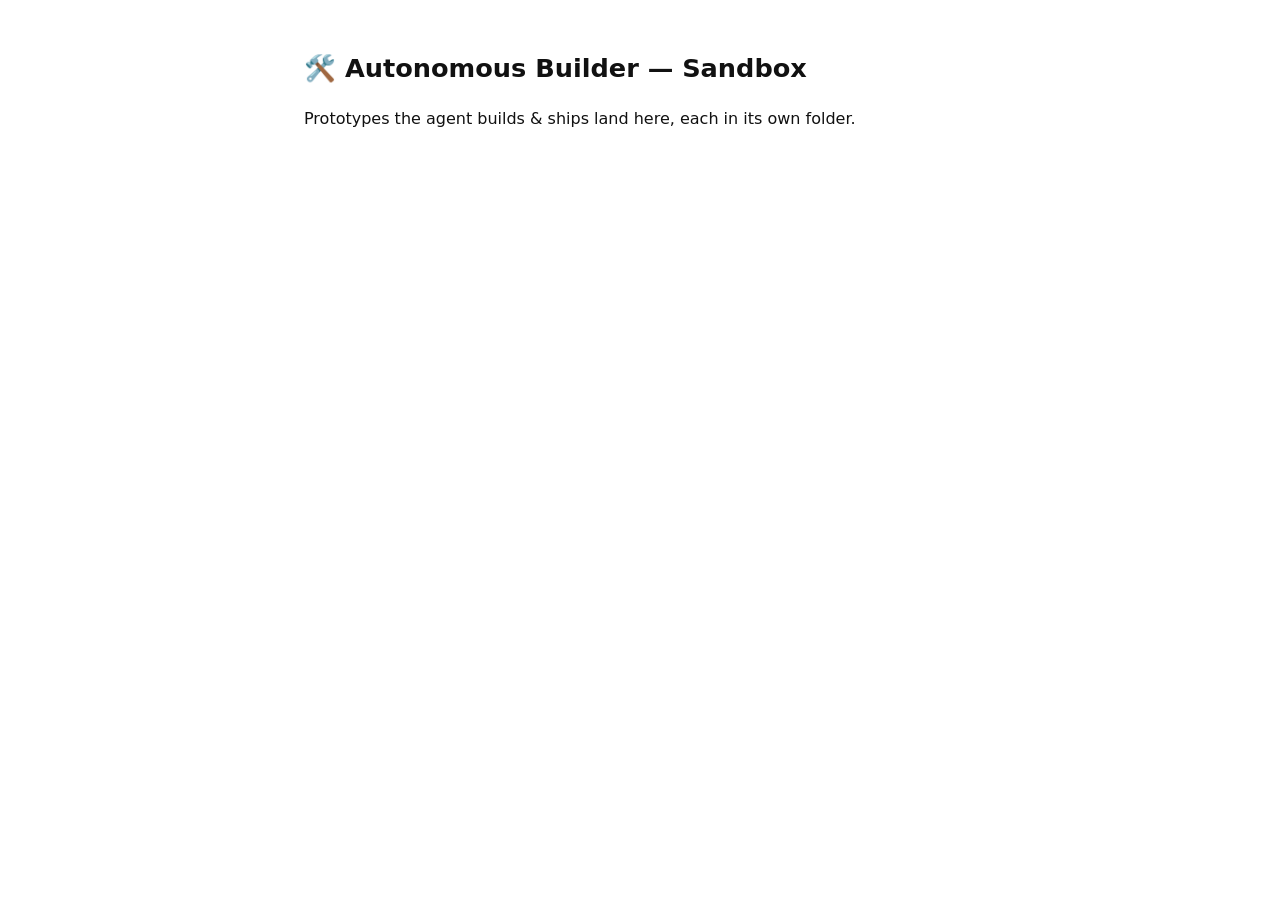
<file: index.html>
<!doctype html><html lang="en"><head><meta charset="utf-8"><meta name="viewport" content="width=device-width,initial-scale=1"><title>Autonomous Builder — Sandbox</title><style>body{font-family:system-ui,-apple-system,sans-serif;margin:3rem auto;max-width:42rem;line-height:1.6;color:#111}h1{font-size:1.6rem}a{color:#2563eb}</style></head><body><h1>🛠️ Autonomous Builder — Sandbox</h1><p>Prototypes the agent builds &amp; ships land here, each in its own folder.</p></body></html>
</file>
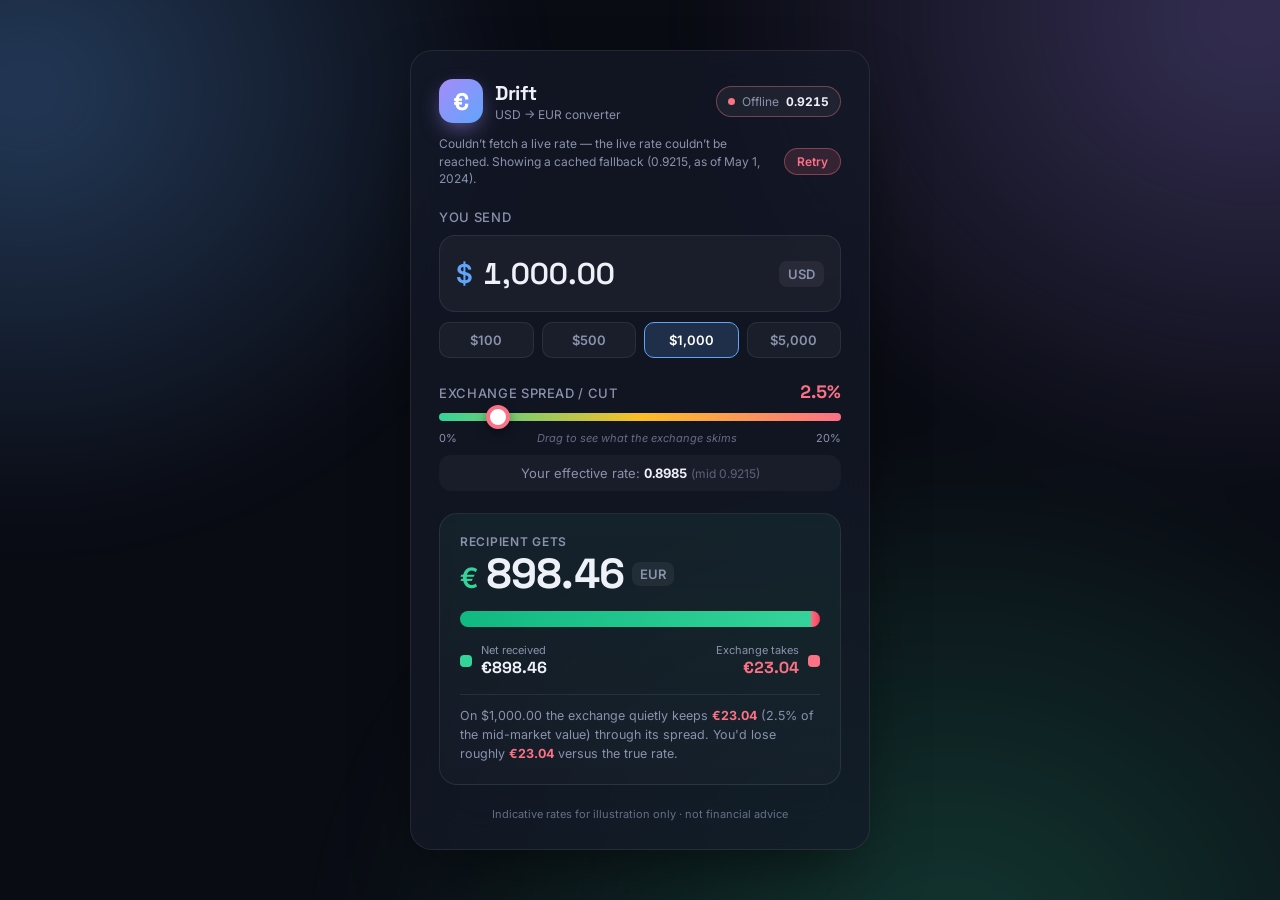
<file: dollar-euro-converter/index.html>
<!DOCTYPE html>
<html lang="en">
<head>
  <meta charset="UTF-8" />
  <meta name="viewport" content="width=device-width, initial-scale=1.0" />
  <title>USD → EUR Converter</title>
  <link rel="preconnect" href="https://fonts.googleapis.com" />
  <link rel="preconnect" href="https://fonts.gstatic.com" crossorigin />
  <link href="https://fonts.googleapis.com/css2?family=Inter:wght@400;500;600;700;800&family=Space+Grotesk:wght@500;600;700&display=swap" rel="stylesheet" />
  <link rel="stylesheet" href="style.css" />
</head>
<body>
  <div class="aurora"></div>

  <main class="card">
    <header class="card__head">
      <div class="brand">
        <span class="brand__mark">€</span>
        <div>
          <h1 class="brand__title">Drift</h1>
          <p class="brand__sub">USD → EUR converter</p>
        </div>
      </div>
      <button type="button" class="rate-chip is-loading" id="rateChip" title="Live mid-market rate from Frankfurter.app — click to refresh">
        <span class="rate-chip__dot"></span>
        <span class="rate-chip__label" id="rateLabel">Loading…</span>
        <strong class="rate-chip__val" id="midRate">—</strong>
      </button>
    </header>

    <!-- Rate source / status -->
    <p class="source" id="source">
      <span class="source__text" id="sourceText">Fetching the latest USD → EUR rate…</span>
      <button type="button" class="source__retry" id="retryBtn" hidden>Retry</button>
    </p>

    <!-- Amount input -->
    <section class="field">
      <label class="field__label" for="usdInput">You send</label>
      <div class="amount">
        <span class="amount__cur amount__cur--usd">$</span>
        <input
          id="usdInput"
          class="amount__input"
          type="text"
          inputmode="decimal"
          value="1,000.00"
          autocomplete="off"
          spellcheck="false"
        />
        <span class="amount__code">USD</span>
      </div>
      <div class="quick-amounts" id="quickAmounts">
        <button type="button" data-amt="100">$100</button>
        <button type="button" data-amt="500">$500</button>
        <button type="button" data-amt="1000">$1,000</button>
        <button type="button" data-amt="5000">$5,000</button>
      </div>
    </section>

    <!-- Spread slider -->
    <section class="field">
      <div class="slider__top">
        <label class="field__label" for="spread">Exchange spread / cut</label>
        <span class="slider__value" id="spreadValue">2.5%</span>
      </div>
      <input id="spread" class="slider" type="range" min="0" max="20" step="0.1" value="2.5" />
      <div class="slider__scale">
        <span>0%</span>
        <span class="slider__hint">Drag to see what the exchange skims</span>
        <span>20%</span>
      </div>
      <div class="slider__rate">
        Your effective rate: <strong id="effRate">—</strong>
        <span class="slider__rate-mid">(mid <span id="effMid">—</span>)</span>
      </div>
    </section>

    <!-- Result -->
    <section class="result">
      <div class="result__main">
        <span class="result__label">Recipient gets</span>
        <div class="result__eur">
          <span class="result__cur">€</span>
          <span class="result__amount" id="eurOut">—</span>
          <span class="result__code">EUR</span>
        </div>
      </div>

      <!-- Net vs fee bar -->
      <div class="bar" aria-hidden="true">
        <div class="bar__net" id="barNet"></div>
        <div class="bar__fee" id="barFee"></div>
      </div>
      <div class="bar__legend">
        <div class="legend__item">
          <span class="legend__swatch legend__swatch--net"></span>
          <div>
            <span class="legend__name">Net received</span>
            <strong class="legend__val" id="netVal">€—</strong>
          </div>
        </div>
        <div class="legend__item legend__item--right">
          <span class="legend__swatch legend__swatch--fee"></span>
          <div>
            <span class="legend__name">Exchange takes</span>
            <strong class="legend__val legend__val--fee" id="feeVal">€—</strong>
          </div>
        </div>
      </div>

      <p class="result__note" id="feeNote">—</p>
    </section>

    <footer class="card__foot">
      Indicative rates for illustration only · not financial advice
    </footer>
  </main>

  <script src="script.js"></script>
</body>
</html>
</file>
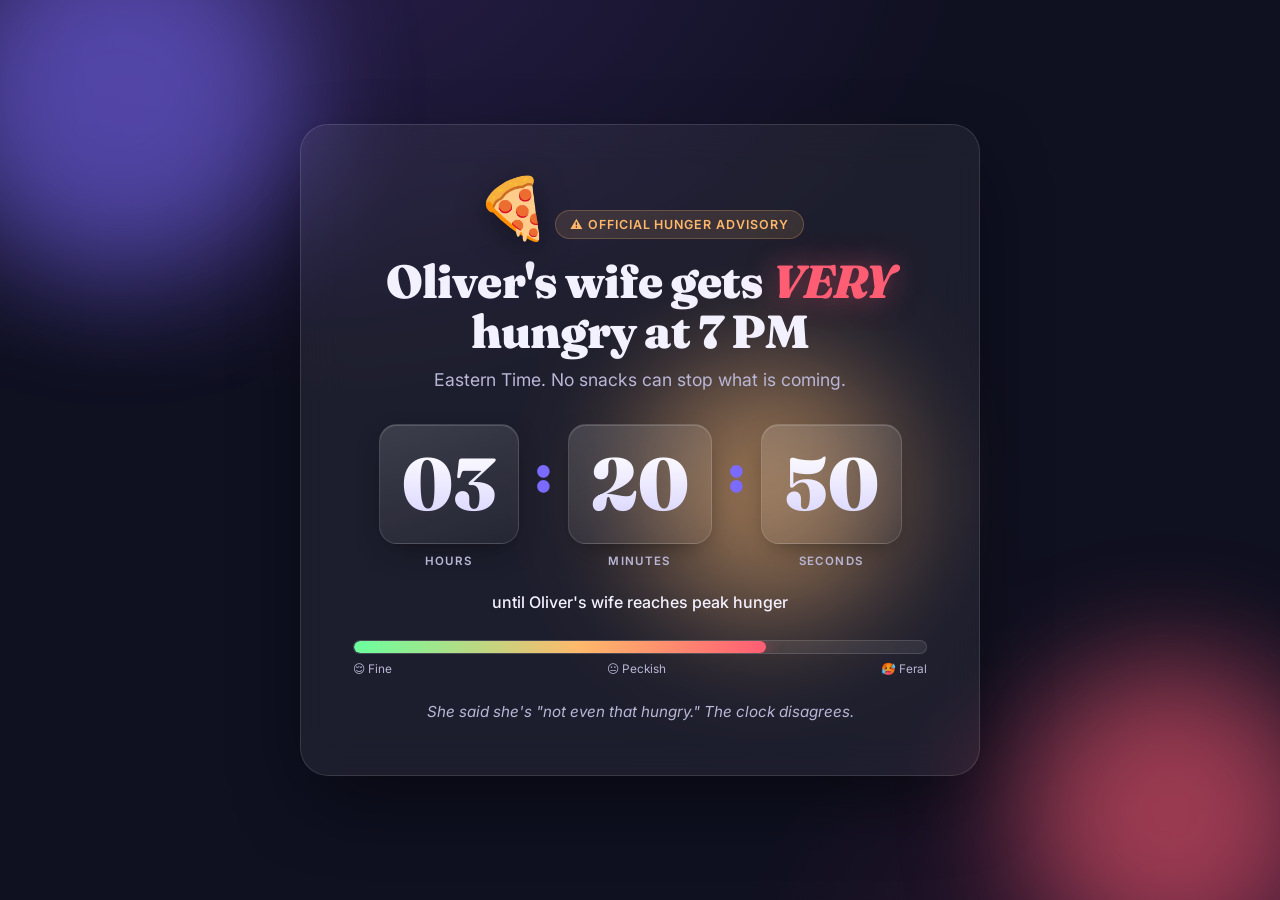
<file: hungry-at-7/index.html>
<!DOCTYPE html>
<html lang="en">
<head>
  <meta charset="UTF-8" />
  <meta name="viewport" content="width=device-width, initial-scale=1.0" />
  <title>The Great Hunger Countdown 🍽️</title>
  <meta name="description" content="A very serious countdown to 7:00 PM Eastern, when Oliver's wife becomes dangerously hungry." />
  <link rel="preconnect" href="https://fonts.googleapis.com" />
  <link rel="preconnect" href="https://fonts.gstatic.com" crossorigin />
  <link href="https://fonts.googleapis.com/css2?family=Fraunces:opsz,wght@9..144,600;9..144,900&family=Inter:wght@400;500;600&display=swap" rel="stylesheet" />
  <link rel="icon" href="data:image/svg+xml,<svg xmlns='http://www.w3.org/2000/svg' viewBox='0 0 100 100'><text y='.9em' font-size='90'>🍝</text></svg>" />
  <link rel="stylesheet" href="style.css" />
</head>
<body>
  <div class="bg-blobs" aria-hidden="true">
    <span class="blob blob--1"></span>
    <span class="blob blob--2"></span>
    <span class="blob blob--3"></span>
  </div>

  <main class="card">
    <div class="emoji-float" aria-hidden="true">🍕</div>

    <p class="eyebrow">⚠️ Official Hunger Advisory</p>
    <h1 class="title">Oliver's wife gets <span class="accent">VERY</span> hungry at&nbsp;7&nbsp;PM</h1>
    <p class="subtitle" id="subtitle">Eastern Time. No snacks can stop what is coming.</p>

    <section class="countdown" id="countdown" aria-live="polite" aria-label="Time until 7 PM Eastern">
      <div class="unit">
        <div class="digit-wrap"><span class="digit" id="hours">00</span></div>
        <span class="label">Hours</span>
      </div>
      <span class="sep" aria-hidden="true">:</span>
      <div class="unit">
        <div class="digit-wrap"><span class="digit" id="minutes">00</span></div>
        <span class="label">Minutes</span>
      </div>
      <span class="sep" aria-hidden="true">:</span>
      <div class="unit">
        <div class="digit-wrap"><span class="digit" id="seconds">00</span></div>
        <span class="label">Seconds</span>
      </div>
    </section>

    <p class="status" id="status">until peak hunger</p>

    <div class="hunger-meter" aria-hidden="true">
      <div class="hunger-meter__track">
        <div class="hunger-meter__fill" id="hungerFill"></div>
      </div>
      <div class="hunger-meter__labels">
        <span>😌 Fine</span>
        <span>😐 Peckish</span>
        <span>🥵 Feral</span>
      </div>
    </div>

    <p class="footer-note" id="quip">Loading the hunger…</p>
  </main>

  <script src="script.js"></script>
</body>
</html>
</file>
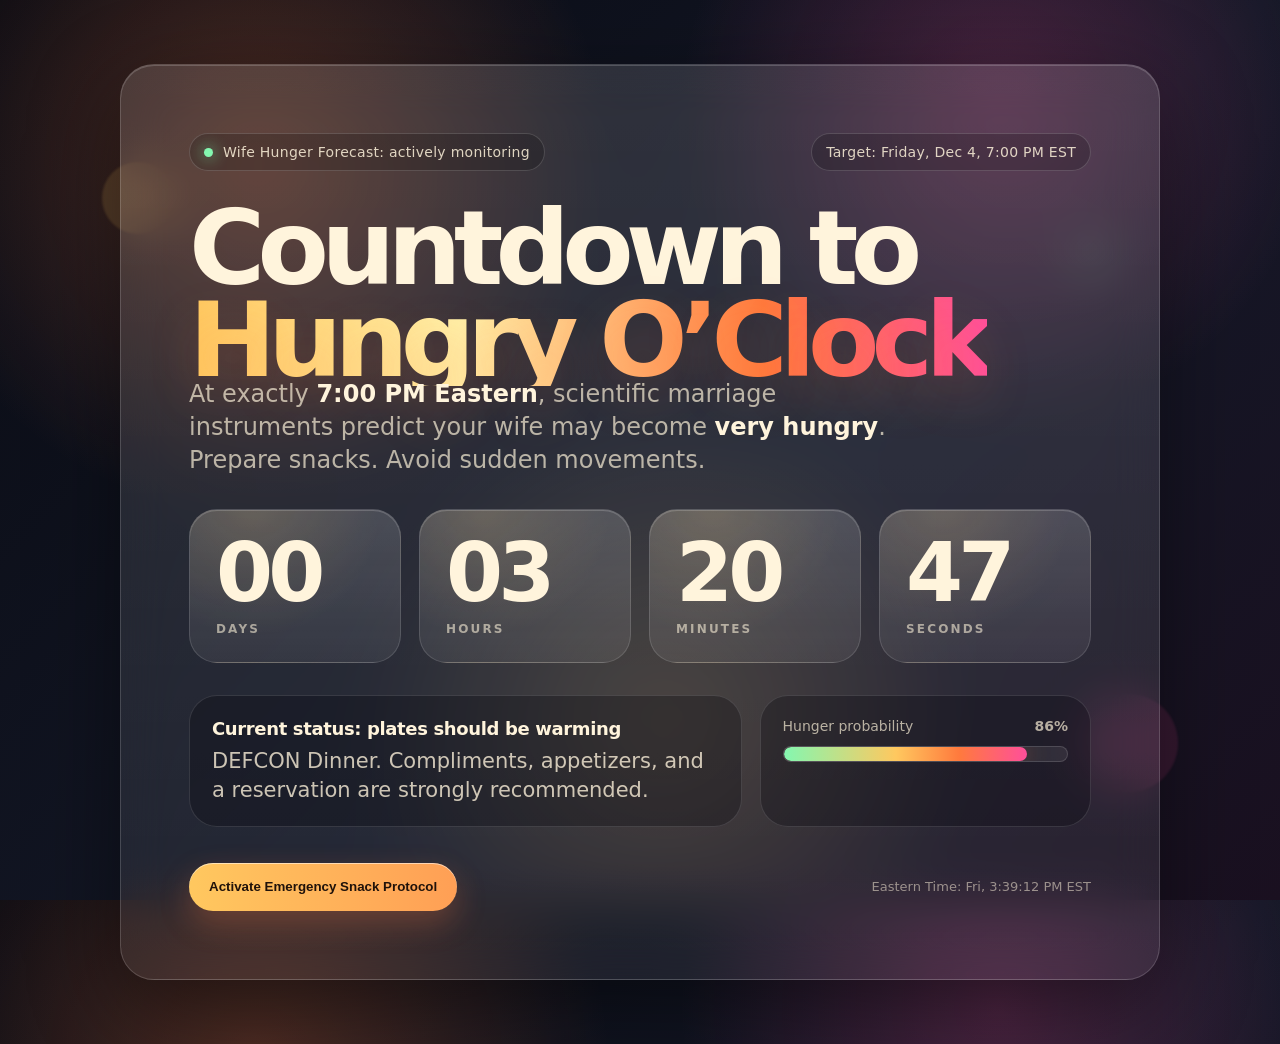
<file: hungry-timer/index.html>
<!doctype html>
<html lang="en">
<head>
  <meta charset="utf-8" />
  <meta name="viewport" content="width=device-width, initial-scale=1" />
  <title>The 7 PM Hunger Countdown</title>
  <meta name="description" content="A playful countdown timer to 7 PM Eastern Time." />
  <style>
    :root {
      --bg0: #090b13;
      --bg1: #141827;
      --cream: #fff4dc;
      --muted: rgba(255, 244, 220, .68);
      --line: rgba(255,255,255,.16);
      --gold: #ffc85f;
      --orange: #ff7a3d;
      --pink: #ff4f9a;
      --green: #84f7b0;
      --shadow: 0 26px 90px rgba(0,0,0,.45);
      --radius: 34px;
    }

    * { box-sizing: border-box; }
    html, body { height: 100%; }
    body {
      margin: 0;
      min-height: 100%;
      overflow-x: hidden;
      font-family: ui-sans-serif, system-ui, -apple-system, BlinkMacSystemFont, "Segoe UI", sans-serif;
      color: var(--cream);
      background:
        radial-gradient(circle at 20% 18%, rgba(255, 122, 61, .28), transparent 28%),
        radial-gradient(circle at 78% 12%, rgba(255, 79, 154, .24), transparent 25%),
        radial-gradient(circle at 52% 80%, rgba(255, 200, 95, .16), transparent 32%),
        linear-gradient(135deg, var(--bg0), var(--bg1) 58%, #1a1020);
    }

    body::before {
      content: "";
      position: fixed;
      inset: 0;
      pointer-events: none;
      opacity: .26;
      background-image:
        linear-gradient(rgba(255,255,255,.055) 1px, transparent 1px),
        linear-gradient(90deg, rgba(255,255,255,.045) 1px, transparent 1px);
      background-size: 56px 56px;
      mask-image: radial-gradient(circle at center, black, transparent 82%);
    }

    .page {
      position: relative;
      min-height: 100%;
      display: grid;
      place-items: center;
      padding: clamp(20px, 5vw, 64px);
    }

    .orbs span {
      position: fixed;
      display: block;
      border-radius: 999px;
      filter: blur(1px);
      opacity: .74;
      animation: float 9s ease-in-out infinite;
    }
    .orb1 { width: 72px; height: 72px; left: 8%; top: 18%; background: rgba(255,200,95,.22); }
    .orb2 { width: 42px; height: 42px; right: 13%; top: 26%; background: rgba(132,247,176,.19); animation-delay: -3s !important; }
    .orb3 { width: 98px; height: 98px; right: 8%; bottom: 12%; background: rgba(255,79,154,.18); animation-delay: -6s !important; }
    @keyframes float { 0%,100%{ transform: translateY(0) } 50%{ transform: translateY(-22px) } }

    .card {
      width: min(1040px, 100%);
      border: 1px solid var(--line);
      border-radius: var(--radius);
      background: linear-gradient(180deg, rgba(255,255,255,.13), rgba(255,255,255,.065));
      box-shadow: var(--shadow), inset 0 1px 0 rgba(255,255,255,.18);
      backdrop-filter: blur(24px);
      overflow: hidden;
    }

    .hero {
      position: relative;
      padding: clamp(28px, 5.6vw, 68px);
      display: grid;
      gap: 32px;
    }

    .topline {
      display: flex;
      flex-wrap: wrap;
      align-items: center;
      justify-content: space-between;
      gap: 14px;
    }

    .pill {
      display: inline-flex;
      align-items: center;
      gap: 10px;
      padding: 10px 14px;
      border: 1px solid rgba(255,255,255,.16);
      border-radius: 999px;
      color: rgba(255,244,220,.84);
      background: rgba(0,0,0,.18);
      font-size: 14px;
      letter-spacing: .02em;
    }
    .dot {
      width: 9px;
      height: 9px;
      border-radius: 999px;
      background: var(--green);
      box-shadow: 0 0 16px var(--green);
    }

    h1 {
      margin: 0;
      max-width: 900px;
      font-size: clamp(42px, 8.5vw, 104px);
      line-height: .88;
      letter-spacing: -.075em;
      text-wrap: balance;
    }
    h1 .accent {
      display: inline-block;
      color: transparent;
      background: linear-gradient(90deg, var(--gold), #fff0a8 34%, var(--orange) 72%, var(--pink));
      -webkit-background-clip: text;
      background-clip: text;
      text-shadow: 0 20px 50px rgba(255,122,61,.18);
    }

    .subtitle {
      margin: -8px 0 0;
      color: var(--muted);
      max-width: 720px;
      font-size: clamp(18px, 2.4vw, 24px);
      line-height: 1.38;
      text-wrap: pretty;
    }
    .subtitle strong { color: var(--cream); font-weight: 800; }

    .timer {
      display: grid;
      grid-template-columns: repeat(4, minmax(0, 1fr));
      gap: clamp(10px, 2vw, 18px);
    }
    .unit {
      position: relative;
      min-height: 152px;
      padding: clamp(18px, 3vw, 26px);
      border-radius: 28px;
      border: 1px solid rgba(255,255,255,.13);
      background:
        linear-gradient(180deg, rgba(255,255,255,.16), rgba(255,255,255,.07)),
        radial-gradient(circle at 30% 0%, rgba(255,200,95,.15), transparent 60%);
      box-shadow: inset 0 1px 0 rgba(255,255,255,.18);
    }
    .num {
      font-variant-numeric: tabular-nums;
      font-size: clamp(42px, 7vw, 82px);
      line-height: .9;
      font-weight: 900;
      letter-spacing: -.06em;
    }
    .label {
      margin-top: 12px;
      text-transform: uppercase;
      letter-spacing: .18em;
      font-size: 12px;
      color: rgba(255,244,220,.58);
      font-weight: 800;
    }

    .status-row {
      display: grid;
      grid-template-columns: 1.25fr .75fr;
      gap: 18px;
      align-items: stretch;
    }
    .panel {
      padding: 22px;
      border-radius: 28px;
      border: 1px solid rgba(255,255,255,.12);
      background: rgba(5, 7, 14, .28);
    }
    .panel h2 {
      margin: 0 0 8px;
      font-size: 18px;
      letter-spacing: -.02em;
    }
    .joke {
      margin: 0;
      color: rgba(255,244,220,.78);
      font-size: clamp(17px, 2vw, 21px);
      line-height: 1.35;
    }
    .meter-head {
      display: flex;
      justify-content: space-between;
      gap: 14px;
      color: rgba(255,244,220,.68);
      font-size: 14px;
      margin-bottom: 12px;
    }
    .meter {
      height: 16px;
      overflow: hidden;
      border-radius: 999px;
      border: 1px solid rgba(255,255,255,.14);
      background: rgba(255,255,255,.08);
    }
    .meter > div {
      height: 100%;
      width: 0%;
      border-radius: inherit;
      background: linear-gradient(90deg, var(--green), var(--gold) 46%, var(--orange) 72%, var(--pink));
      box-shadow: 0 0 26px rgba(255,122,61,.35);
      transition: width .45s ease;
    }

    .footer {
      display: flex;
      flex-wrap: wrap;
      justify-content: space-between;
      gap: 14px;
      align-items: center;
      padding-top: 4px;
    }
    button {
      min-height: 48px;
      border: 0;
      border-radius: 999px;
      padding: 0 20px;
      cursor: pointer;
      color: #20120a;
      font-weight: 900;
      background: linear-gradient(90deg, var(--gold), #ff9f55);
      box-shadow: 0 12px 30px rgba(255,122,61,.27), inset 0 1px 0 rgba(255,255,255,.55);
      transition: transform .18s ease, filter .18s ease;
    }
    button:hover { transform: translateY(-2px); filter: brightness(1.05); }
    button:active { transform: translateY(0) scale(.99); }
    .fineprint {
      color: rgba(255,244,220,.52);
      font-size: 13px;
    }

    .toast {
      position: fixed;
      left: 50%;
      bottom: 24px;
      transform: translate(-50%, 18px);
      opacity: 0;
      pointer-events: none;
      max-width: min(92vw, 560px);
      padding: 14px 18px;
      border-radius: 18px;
      border: 1px solid rgba(255,255,255,.16);
      background: rgba(14,16,26,.86);
      color: var(--cream);
      box-shadow: 0 18px 60px rgba(0,0,0,.42);
      backdrop-filter: blur(18px);
      transition: opacity .25s ease, transform .25s ease;
      text-align: center;
      z-index: 20;
    }
    .toast.show { opacity: 1; transform: translate(-50%, 0); }

    .confetti {
      position: fixed;
      top: -20px;
      width: 10px;
      height: 14px;
      border-radius: 3px;
      animation: fall 1.8s linear forwards;
      z-index: 10;
    }
    @keyframes fall {
      to { transform: translateY(105vh) rotate(720deg); opacity: 0; }
    }

    @media (max-width: 760px) {
      .hero { gap: 24px; }
      .timer { grid-template-columns: repeat(2, minmax(0, 1fr)); }
      .unit { min-height: 126px; }
      .status-row { grid-template-columns: 1fr; }
      .footer { align-items: stretch; }
      button { width: 100%; }
    }

    @media (prefers-reduced-motion: reduce) {
      *, *::before, *::after { animation: none !important; transition: none !important; scroll-behavior: auto !important; }
    }
  </style>
</head>
<body>
  <div class="orbs" aria-hidden="true">
    <span class="orb1"></span><span class="orb2"></span><span class="orb3"></span>
  </div>

  <main class="page">
    <section class="card" aria-labelledby="title">
      <div class="hero">
        <div class="topline">
          <div class="pill"><span class="dot"></span> Wife Hunger Forecast: actively monitoring</div>
          <div class="pill" id="targetLabel">Target: 7:00 PM ET</div>
        </div>

        <div>
          <h1 id="title">Countdown to <span class="accent">Hungry O’Clock</span></h1>
          <p class="subtitle">At exactly <strong>7:00 PM Eastern</strong>, scientific marriage instruments predict your wife may become <strong>very hungry</strong>. Prepare snacks. Avoid sudden movements.</p>
        </div>

        <div class="timer" role="timer" aria-live="polite" aria-label="Countdown to 7 PM Eastern Time">
          <div class="unit"><div class="num" id="days">00</div><div class="label">Days</div></div>
          <div class="unit"><div class="num" id="hours">00</div><div class="label">Hours</div></div>
          <div class="unit"><div class="num" id="minutes">00</div><div class="label">Minutes</div></div>
          <div class="unit"><div class="num" id="seconds">00</div><div class="label">Seconds</div></div>
        </div>

        <div class="status-row">
          <div class="panel">
            <h2 id="statusTitle">Current status</h2>
            <p class="joke" id="joke">Calculating snack urgency…</p>
          </div>
          <div class="panel">
            <div class="meter-head"><span>Hunger probability</span><strong id="meterText">0%</strong></div>
            <div class="meter" aria-hidden="true"><div id="meterBar"></div></div>
          </div>
        </div>

        <div class="footer">
          <button id="snackBtn" type="button">Activate Emergency Snack Protocol</button>
          <div class="fineprint" id="etClock">Eastern Time: --:--:--</div>
        </div>
      </div>
    </section>
  </main>

  <div class="toast" id="toast" role="status" aria-live="polite"></div>

  <script>
    const TZ = 'America/New_York';
    const $ = (id) => document.getElementById(id);
    const els = {
      days: $('days'), hours: $('hours'), minutes: $('minutes'), seconds: $('seconds'),
      joke: $('joke'), statusTitle: $('statusTitle'), meterText: $('meterText'), meterBar: $('meterBar'),
      targetLabel: $('targetLabel'), etClock: $('etClock'), toast: $('toast'), snackBtn: $('snackBtn')
    };

    const jokes = [
      { at: 85, text: 'DEFCON Dinner. Compliments, appetizers, and a reservation are strongly recommended.' },
      { at: 65, text: 'The snack barometer is rising. Hide the tiny bags of chips or become the tiny bag of chips.' },
      { at: 42, text: 'A gentle rumble has entered the forecast. Begin thinking about pasta.' },
      { at: 20, text: 'Low risk for now, but science says 7 PM arrives with a fork.' },
      { at: 0,  text: 'Peaceful… suspiciously peaceful. This is how hunger sneaks up on people.' }
    ];

    function partsInTZ(date) {
      const fmt = new Intl.DateTimeFormat('en-US', {
        timeZone: TZ, year: 'numeric', month: '2-digit', day: '2-digit',
        hour: '2-digit', minute: '2-digit', second: '2-digit', hourCycle: 'h23'
      });
      const parts = Object.fromEntries(fmt.formatToParts(date).filter(p => p.type !== 'literal').map(p => [p.type, Number(p.value)]));
      return { y: parts.year, m: parts.month, d: parts.day, h: parts.hour, min: parts.minute, s: parts.second };
    }

    function zonedTimeToDate(y, m, d, h, min = 0, s = 0) {
      const utcGuess = Date.UTC(y, m - 1, d, h, min, s);
      const p = partsInTZ(new Date(utcGuess));
      const asUTC = Date.UTC(p.y, p.m - 1, p.d, p.h, p.min, p.s);
      return new Date(utcGuess - (asUTC - utcGuess));
    }

    function nextSevenPM() {
      const now = new Date();
      const p = partsInTZ(now);
      let target = zonedTimeToDate(p.y, p.m, p.d, 19, 0, 0);
      if (now.getTime() >= target.getTime()) {
        const tomorrowUTC = Date.UTC(p.y, p.m - 1, p.d + 1, 12, 0, 0);
        const t = partsInTZ(new Date(tomorrowUTC));
        target = zonedTimeToDate(t.y, t.m, t.d, 19, 0, 0);
      }
      return target;
    }

    function pad(n) { return String(n).padStart(2, '0'); }
    function formatET(date) {
      return new Intl.DateTimeFormat('en-US', {
        timeZone: TZ, weekday: 'short', hour: 'numeric', minute: '2-digit', second: '2-digit', timeZoneName: 'short'
      }).format(date);
    }
    function formatTarget(date) {
      return new Intl.DateTimeFormat('en-US', {
        timeZone: TZ, weekday: 'long', month: 'short', day: 'numeric', hour: 'numeric', minute: '2-digit', timeZoneName: 'short'
      }).format(date);
    }

    let target = nextSevenPM();
    let lastTargetTime = target.getTime();

    function tick() {
      const now = new Date();
      if (now.getTime() >= target.getTime()) target = nextSevenPM();
      if (target.getTime() !== lastTargetTime) {
        lastTargetTime = target.getTime();
        celebrate();
      }

      const diff = Math.max(0, target.getTime() - now.getTime());
      const totalSeconds = Math.floor(diff / 1000);
      const days = Math.floor(totalSeconds / 86400);
      const hours = Math.floor((totalSeconds % 86400) / 3600);
      const minutes = Math.floor((totalSeconds % 3600) / 60);
      const seconds = totalSeconds % 60;

      els.days.textContent = pad(days);
      els.hours.textContent = pad(hours);
      els.minutes.textContent = pad(minutes);
      els.seconds.textContent = pad(seconds);
      els.targetLabel.textContent = 'Target: ' + formatTarget(target);
      els.etClock.textContent = 'Eastern Time: ' + formatET(now);

      const secondsUntil7Todayish = Math.min(diff / 1000, 24 * 3600);
      const progress = Math.round(100 - (secondsUntil7Todayish / (24 * 3600)) * 100);
      const danger = Math.max(3, Math.min(100, progress));
      els.meterBar.style.width = danger + '%';
      els.meterText.textContent = danger + '%';

      const picked = jokes.find(j => danger >= j.at) || jokes[jokes.length - 1];
      els.joke.textContent = picked.text;
      els.statusTitle.textContent = danger >= 85 ? 'Current status: plates should be warming' : 'Current status';
    }

    function showToast(text) {
      els.toast.textContent = text;
      els.toast.classList.add('show');
      clearTimeout(showToast.timer);
      showToast.timer = setTimeout(() => els.toast.classList.remove('show'), 3200);
    }

    function celebrate() {
      showToast('It is officially Hungry O’Clock. Deploy dinner immediately. 🍽️');
      for (let i = 0; i < 42; i++) {
        const piece = document.createElement('span');
        piece.className = 'confetti';
        piece.style.left = Math.random() * 100 + 'vw';
        piece.style.background = ['#ffc85f', '#ff7a3d', '#ff4f9a', '#84f7b0', '#fff4dc'][Math.floor(Math.random() * 5)];
        piece.style.animationDelay = Math.random() * .35 + 's';
        document.body.appendChild(piece);
        setTimeout(() => piece.remove(), 2400);
      }
    }

    els.snackBtn.addEventListener('click', () => {
      const lines = [
        'Emergency Snack Protocol activated. Cheese, crackers, and diplomacy are en route.',
        'Snack shield deployed. You have bought yourself approximately 11 minutes.',
        'Excellent husbanding. The hunger dragon has accepted a tiny offering.',
        'Protocol accepted. Please remain calm and locate the good plates.'
      ];
      showToast(lines[Math.floor(Math.random() * lines.length)]);
      els.snackBtn.textContent = 'Snack Protocol Armed ✓';
      setTimeout(() => els.snackBtn.textContent = 'Activate Emergency Snack Protocol', 2200);
    });

    tick();
    setInterval(tick, 1000);
  </script>
</body>
</html>
</file>
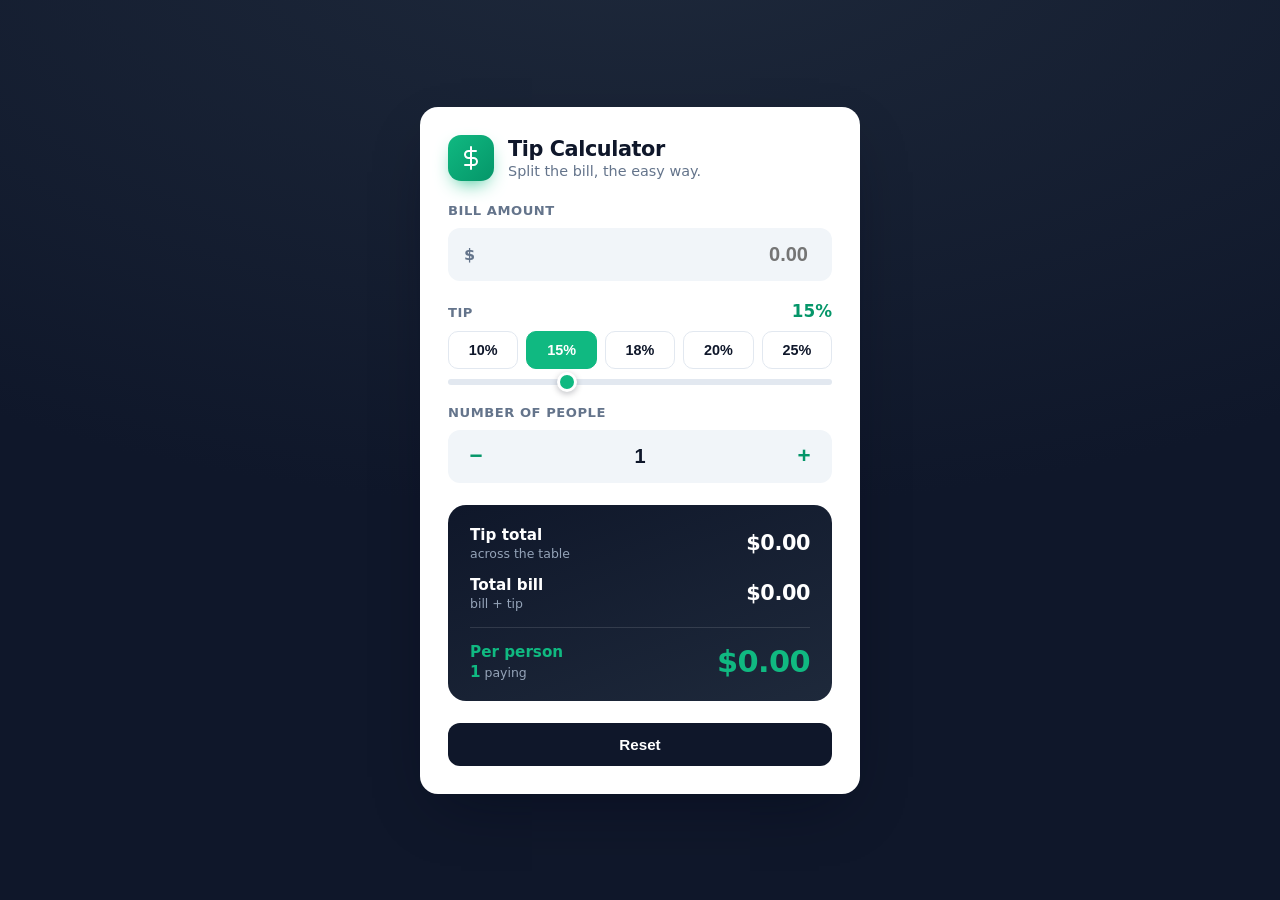
<file: tip-calculator/index.html>
<!DOCTYPE html>
<html lang="en">
<head>
  <meta charset="UTF-8" />
  <meta name="viewport" content="width=device-width, initial-scale=1.0" />
  <title>Tip Calculator</title>
  <link rel="stylesheet" href="style.css" />
</head>
<body>
  <main class="card">
    <header class="card__head">
      <div class="logo" aria-hidden="true">
        <svg viewBox="0 0 24 24" fill="none" stroke="currentColor" stroke-width="2"
             stroke-linecap="round" stroke-linejoin="round">
          <path d="M12 1v22" />
          <path d="M17 5H9.5a3.5 3.5 0 0 0 0 7h5a3.5 3.5 0 0 1 0 7H6" />
        </svg>
      </div>
      <div>
        <h1>Tip Calculator</h1>
        <p class="subtitle">Split the bill, the easy way.</p>
      </div>
    </header>

    <form id="calc" class="form" novalidate>
      <div class="field">
        <label for="bill">Bill amount</label>
        <div class="input-wrap">
          <span class="prefix">$</span>
          <input id="bill" type="number" inputmode="decimal" min="0" step="0.01"
                 placeholder="0.00" autocomplete="off" />
        </div>
      </div>

      <div class="field">
        <div class="label-row">
          <label for="tip">Tip</label>
          <span class="tip-value"><span id="tipLabel">15</span>%</span>
        </div>
        <div class="presets" id="presets" role="group" aria-label="Tip presets">
          <button type="button" class="preset" data-tip="10">10%</button>
          <button type="button" class="preset is-active" data-tip="15">15%</button>
          <button type="button" class="preset" data-tip="18">18%</button>
          <button type="button" class="preset" data-tip="20">20%</button>
          <button type="button" class="preset" data-tip="25">25%</button>
        </div>
        <input id="tip" type="range" min="0" max="50" step="1" value="15"
               aria-label="Custom tip percent" />
      </div>

      <div class="field">
        <label for="people">Number of people</label>
        <div class="stepper">
          <button type="button" class="step-btn" id="minus" aria-label="Fewer people">&minus;</button>
          <input id="people" type="number" inputmode="numeric" min="1" step="1" value="1" />
          <button type="button" class="step-btn" id="plus" aria-label="More people">+</button>
        </div>
      </div>
    </form>

    <section class="results" aria-live="polite">
      <div class="result-row">
        <div class="result-label">
          <span>Tip total</span>
          <small>across the table</small>
        </div>
        <div class="result-amount" id="tipTotal">$0.00</div>
      </div>
      <div class="result-row">
        <div class="result-label">
          <span>Total bill</span>
          <small>bill + tip</small>
        </div>
        <div class="result-amount" id="grandTotal">$0.00</div>
      </div>
      <div class="result-row result-row--hero">
        <div class="result-label">
          <span>Per person</span>
          <small><span id="peopleLabel">1</span> paying</small>
        </div>
        <div class="result-amount" id="perPerson">$0.00</div>
      </div>
    </section>

    <button type="button" class="reset" id="reset">Reset</button>
  </main>

  <script src="script.js"></script>
</body>
</html>
</file>
<file: dollar-euro-converter/style.css>
:root {
  --bg: #0a0c14;
  --card: rgba(22, 26, 40, 0.72);
  --card-border: rgba(255, 255, 255, 0.08);
  --text: #eef1f8;
  --muted: #8a92ac;
  --net: #34d399;
  --net-soft: rgba(52, 211, 153, 0.16);
  --fee: #fb7185;
  --fee-soft: rgba(251, 113, 133, 0.16);
  --usd: #60a5fa;
  --accent: #a78bfa;
  --radius: 22px;
  --shadow: 0 30px 70px -20px rgba(0, 0, 0, 0.6);
}

* { box-sizing: border-box; margin: 0; padding: 0; }

body {
  font-family: "Inter", system-ui, sans-serif;
  background: var(--bg);
  color: var(--text);
  min-height: 100vh;
  display: grid;
  place-items: center;
  padding: 24px;
  overflow-x: hidden;
  position: relative;
}

/* Animated background */
.aurora {
  position: fixed;
  inset: -30%;
  z-index: 0;
  background:
    radial-gradient(40% 50% at 20% 25%, rgba(96, 165, 250, 0.30), transparent 60%),
    radial-gradient(45% 55% at 80% 20%, rgba(167, 139, 250, 0.28), transparent 60%),
    radial-gradient(50% 60% at 65% 85%, rgba(52, 211, 153, 0.22), transparent 60%);
  filter: blur(40px);
  animation: drift 18s ease-in-out infinite alternate;
}
@keyframes drift {
  0%   { transform: translate3d(0,0,0) scale(1); }
  100% { transform: translate3d(-3%, 2%, 0) scale(1.08); }
}

/* Card */
.card {
  position: relative;
  z-index: 1;
  width: 100%;
  max-width: 460px;
  background: var(--card);
  backdrop-filter: blur(24px) saturate(140%);
  -webkit-backdrop-filter: blur(24px) saturate(140%);
  border: 1px solid var(--card-border);
  border-radius: var(--radius);
  box-shadow: var(--shadow);
  padding: 28px;
  display: flex;
  flex-direction: column;
  gap: 22px;
}

.card__head {
  display: flex;
  align-items: center;
  justify-content: space-between;
  gap: 12px;
}
.brand { display: flex; align-items: center; gap: 12px; }
.brand__mark {
  width: 44px; height: 44px;
  display: grid; place-items: center;
  font-family: "Space Grotesk", sans-serif;
  font-weight: 700; font-size: 24px;
  color: #fff;
  background: linear-gradient(135deg, var(--accent), var(--usd));
  border-radius: 14px;
  box-shadow: 0 8px 22px -6px rgba(167, 139, 250, 0.7);
}
.brand__title {
  font-family: "Space Grotesk", sans-serif;
  font-size: 20px; font-weight: 700; letter-spacing: -0.02em;
}
.brand__sub { font-size: 12px; color: var(--muted); margin-top: 1px; }

.rate-chip {
  display: flex; align-items: center; gap: 7px;
  background: rgba(255,255,255,0.05);
  border: 1px solid var(--card-border);
  padding: 7px 11px;
  border-radius: 999px;
  font-size: 12px;
  color: var(--text);
  font-family: inherit;
  cursor: pointer;
  transition: border-color 0.2s, background 0.2s;
}
.rate-chip:hover { border-color: rgba(255,255,255,0.22); background: rgba(255,255,255,0.08); }
.rate-chip__dot {
  width: 7px; height: 7px; border-radius: 50%;
  background: var(--net);
  flex-shrink: 0;
}
.rate-chip__label { color: var(--muted); white-space: nowrap; }
.rate-chip__val { font-variant-numeric: tabular-nums; }

/* Chip states */
.rate-chip.is-live .rate-chip__dot {
  background: var(--net);
  animation: pulse 2s infinite;
}
.rate-chip.is-loading .rate-chip__dot {
  background: var(--usd);
  animation: blink 1s ease-in-out infinite;
}
.rate-chip.is-fallback .rate-chip__dot,
.rate-chip.is-error .rate-chip__dot {
  background: var(--fee);
  animation: none;
}
.rate-chip.is-fallback,
.rate-chip.is-error { border-color: rgba(251,113,133,0.4); }

@keyframes pulse {
  0% { box-shadow: 0 0 0 0 rgba(52,211,153,0.5); }
  70% { box-shadow: 0 0 0 8px rgba(52,211,153,0); }
  100% { box-shadow: 0 0 0 0 rgba(52,211,153,0); }
}
@keyframes blink {
  0%, 100% { opacity: 1; }
  50% { opacity: 0.25; }
}

/* Rate source / status line */
.source {
  display: flex; align-items: center; gap: 10px;
  margin-top: -10px;
  font-size: 12px; line-height: 1.45; color: var(--muted);
}
.source__text { flex: 1; }
.source__text a { color: var(--usd); text-decoration: none; border-bottom: 1px dotted currentColor; }
.source__text a:hover { color: var(--text); }
.source__text strong { color: var(--text); font-weight: 600; }
.source__retry {
  flex-shrink: 0;
  background: rgba(251,113,133,0.14);
  border: 1px solid rgba(251,113,133,0.4);
  color: var(--fee);
  font-family: inherit; font-size: 12px; font-weight: 600;
  padding: 5px 12px; border-radius: 999px;
  cursor: pointer; transition: background 0.15s;
}
.source__retry:hover { background: rgba(251,113,133,0.24); }

/* Fields */
.field { display: flex; flex-direction: column; gap: 10px; }
.field__label {
  font-size: 13px; font-weight: 500; color: var(--muted);
  text-transform: uppercase; letter-spacing: 0.05em;
}

.amount {
  display: flex; align-items: center;
  background: rgba(255,255,255,0.04);
  border: 1.5px solid var(--card-border);
  border-radius: 16px;
  padding: 4px 16px;
  transition: border-color 0.2s, box-shadow 0.2s;
}
.amount:focus-within {
  border-color: var(--usd);
  box-shadow: 0 0 0 4px rgba(96,165,250,0.15);
}
.amount__cur {
  font-size: 26px; font-weight: 600;
}
.amount__cur--usd { color: var(--usd); }
.amount__input {
  flex: 1;
  background: none; border: none; outline: none;
  color: var(--text);
  font-family: "Space Grotesk", sans-serif;
  font-size: 30px; font-weight: 600;
  padding: 14px 10px;
  min-width: 0;
  font-variant-numeric: tabular-nums;
}
.amount__code {
  font-size: 13px; font-weight: 600; color: var(--muted);
  background: rgba(255,255,255,0.06);
  padding: 5px 9px; border-radius: 8px;
}

.quick-amounts { display: flex; gap: 8px; flex-wrap: wrap; }
.quick-amounts button {
  flex: 1;
  min-width: 64px;
  background: rgba(255,255,255,0.04);
  border: 1px solid var(--card-border);
  color: var(--muted);
  font-family: inherit; font-size: 13px; font-weight: 600;
  padding: 9px 6px; border-radius: 10px;
  cursor: pointer;
  transition: all 0.15s;
}
.quick-amounts button:hover { color: var(--text); border-color: rgba(255,255,255,0.2); }
.quick-amounts button.active {
  color: #fff;
  background: rgba(96,165,250,0.18);
  border-color: var(--usd);
}

/* Slider */
.slider__top { display: flex; align-items: baseline; justify-content: space-between; }
.slider__value {
  font-family: "Space Grotesk", sans-serif;
  font-size: 18px; font-weight: 700; color: var(--fee);
  font-variant-numeric: tabular-nums;
}
.slider {
  -webkit-appearance: none; appearance: none;
  width: 100%; height: 8px; border-radius: 999px;
  background: linear-gradient(90deg, var(--net), #fbbf24 50%, var(--fee));
  outline: none; cursor: pointer;
}
.slider::-webkit-slider-thumb {
  -webkit-appearance: none; appearance: none;
  width: 24px; height: 24px; border-radius: 50%;
  background: #fff;
  border: 4px solid var(--fee);
  box-shadow: 0 4px 12px rgba(0,0,0,0.4);
  cursor: grab; transition: transform 0.1s;
}
.slider::-webkit-slider-thumb:active { transform: scale(1.15); cursor: grabbing; }
.slider::-moz-range-thumb {
  width: 24px; height: 24px; border-radius: 50%;
  background: #fff; border: 4px solid var(--fee);
  box-shadow: 0 4px 12px rgba(0,0,0,0.4); cursor: grab;
}
.slider__scale {
  display: flex; justify-content: space-between; align-items: center;
  font-size: 11px; color: var(--muted);
}
.slider__hint { font-style: italic; opacity: 0.7; }
.slider__rate {
  font-size: 13px; color: var(--muted);
  background: rgba(255,255,255,0.03);
  padding: 10px 14px; border-radius: 12px;
  text-align: center;
}
.slider__rate strong { color: var(--text); font-variant-numeric: tabular-nums; }
.slider__rate-mid { opacity: 0.6; font-size: 12px; }

/* Result */
.result {
  background: linear-gradient(180deg, rgba(52,211,153,0.07), rgba(255,255,255,0.02));
  border: 1px solid var(--card-border);
  border-radius: 18px;
  padding: 20px;
  display: flex; flex-direction: column; gap: 16px;
}
.result__main { display: flex; flex-direction: column; gap: 4px; }
.result__label {
  font-size: 12px; font-weight: 600; color: var(--muted);
  text-transform: uppercase; letter-spacing: 0.06em;
}
.result__eur { display: flex; align-items: baseline; gap: 8px; }
.result__cur { font-size: 28px; font-weight: 600; color: var(--net); }
.result__amount {
  font-family: "Space Grotesk", sans-serif;
  font-size: 42px; font-weight: 700; letter-spacing: -0.02em;
  font-variant-numeric: tabular-nums;
  line-height: 1;
}
.result__code {
  font-size: 13px; font-weight: 600; color: var(--muted);
  align-self: center;
  background: rgba(255,255,255,0.06);
  padding: 4px 8px; border-radius: 8px;
}

/* Net vs fee bar */
.bar {
  display: flex; height: 16px; border-radius: 999px;
  overflow: hidden; background: var(--fee-soft);
  box-shadow: inset 0 1px 3px rgba(0,0,0,0.3);
}
.bar__net {
  background: linear-gradient(90deg, #10b981, var(--net));
  transition: width 0.35s cubic-bezier(0.4,0,0.2,1);
  min-width: 0;
}
.bar__fee {
  background: linear-gradient(90deg, var(--fee), #f43f5e);
  transition: width 0.35s cubic-bezier(0.4,0,0.2,1);
  flex: none;
}

.bar__legend { display: flex; justify-content: space-between; gap: 12px; }
.legend__item { display: flex; align-items: center; gap: 9px; }
.legend__item--right { text-align: right; flex-direction: row-reverse; }
.legend__swatch { width: 12px; height: 12px; border-radius: 4px; flex-shrink: 0; }
.legend__swatch--net { background: var(--net); }
.legend__swatch--fee { background: var(--fee); }
.legend__name { display: block; font-size: 11px; color: var(--muted); }
.legend__val {
  font-family: "Space Grotesk", sans-serif;
  font-size: 16px; font-weight: 700;
  font-variant-numeric: tabular-nums;
}
.legend__val--fee { color: var(--fee); }

.result__note {
  font-size: 12.5px; color: var(--muted); line-height: 1.5;
  border-top: 1px solid var(--card-border);
  padding-top: 12px;
}
.result__note strong { color: var(--fee); }

.card__foot {
  text-align: center; font-size: 11px; color: var(--muted); opacity: 0.7;
}

@media (max-width: 420px) {
  .card { padding: 22px 18px; }
  .result__amount { font-size: 36px; }
  .amount__input { font-size: 26px; }
}
</file>
<file: hungry-at-7/style.css>
:root {
  --bg: #0f1020;
  --card: rgba(255, 255, 255, 0.06);
  --card-border: rgba(255, 255, 255, 0.12);
  --text: #f4f1ff;
  --muted: #b9b6d6;
  --accent: #ff5d73;
  --accent-2: #ffb86b;
  --accent-3: #7c6bff;
  --shadow: 0 30px 80px -20px rgba(0, 0, 0, 0.6);
}

* {
  box-sizing: border-box;
  margin: 0;
  padding: 0;
}

html, body {
  height: 100%;
}

body {
  font-family: "Inter", system-ui, sans-serif;
  color: var(--text);
  background:
    radial-gradient(1200px 800px at 20% -10%, #2a1f4d 0%, transparent 60%),
    radial-gradient(1000px 700px at 100% 110%, #3a1633 0%, transparent 55%),
    var(--bg);
  min-height: 100dvh;
  display: grid;
  place-items: center;
  padding: 24px;
  overflow-x: hidden;
}

/* Floating background blobs */
.bg-blobs {
  position: fixed;
  inset: 0;
  z-index: 0;
  pointer-events: none;
  filter: blur(60px);
  opacity: 0.55;
}
.blob {
  position: absolute;
  border-radius: 50%;
  animation: drift 18s ease-in-out infinite;
}
.blob--1 { width: 360px; height: 360px; background: var(--accent-3); top: -80px; left: -60px; }
.blob--2 { width: 300px; height: 300px; background: var(--accent); bottom: -60px; right: -40px; animation-delay: -6s; }
.blob--3 { width: 260px; height: 260px; background: var(--accent-2); top: 40%; right: 30%; animation-delay: -11s; }

@keyframes drift {
  0%, 100% { transform: translate(0, 0) scale(1); }
  33% { transform: translate(40px, -30px) scale(1.1); }
  66% { transform: translate(-30px, 25px) scale(0.95); }
}

/* Card */
.card {
  position: relative;
  z-index: 1;
  width: min(680px, 100%);
  background: var(--card);
  border: 1px solid var(--card-border);
  border-radius: 28px;
  padding: clamp(28px, 5vw, 52px);
  text-align: center;
  backdrop-filter: blur(20px);
  -webkit-backdrop-filter: blur(20px);
  box-shadow: var(--shadow);
}

.emoji-float {
  font-size: clamp(40px, 9vw, 60px);
  line-height: 1;
  margin-bottom: 14px;
  display: inline-block;
  animation: bob 3s ease-in-out infinite;
  filter: drop-shadow(0 8px 16px rgba(0,0,0,0.4));
}
@keyframes bob {
  0%, 100% { transform: translateY(0) rotate(-4deg); }
  50% { transform: translateY(-10px) rotate(4deg); }
}

.eyebrow {
  display: inline-block;
  font-size: 0.78rem;
  font-weight: 600;
  letter-spacing: 0.08em;
  text-transform: uppercase;
  color: var(--accent-2);
  background: rgba(255, 184, 107, 0.12);
  border: 1px solid rgba(255, 184, 107, 0.25);
  padding: 6px 14px;
  border-radius: 999px;
  margin-bottom: 18px;
}

.title {
  font-family: "Fraunces", serif;
  font-weight: 900;
  font-size: clamp(1.7rem, 6vw, 2.9rem);
  line-height: 1.08;
  letter-spacing: -0.02em;
  margin-bottom: 12px;
}
.accent {
  color: var(--accent);
  font-style: italic;
  text-shadow: 0 0 30px rgba(255, 93, 115, 0.5);
}

.subtitle {
  color: var(--muted);
  font-size: clamp(0.95rem, 2.5vw, 1.1rem);
  max-width: 38ch;
  margin: 0 auto 34px;
}

/* Countdown */
.countdown {
  display: flex;
  align-items: flex-start;
  justify-content: center;
  gap: clamp(6px, 2vw, 16px);
  margin-bottom: 24px;
}
.unit {
  display: flex;
  flex-direction: column;
  align-items: center;
  gap: 10px;
}
.digit-wrap {
  background: linear-gradient(160deg, rgba(255,255,255,0.14), rgba(255,255,255,0.04));
  border: 1px solid var(--card-border);
  border-radius: 18px;
  padding: clamp(12px, 3vw, 22px) clamp(10px, 3vw, 22px);
  min-width: clamp(74px, 22vw, 120px);
  box-shadow: inset 0 1px 0 rgba(255,255,255,0.15), 0 10px 30px -12px rgba(0,0,0,0.6);
}
.digit {
  font-family: "Fraunces", serif;
  font-weight: 900;
  font-size: clamp(2.6rem, 11vw, 4.6rem);
  line-height: 1;
  font-variant-numeric: tabular-nums;
  display: block;
  background: linear-gradient(180deg, #fff, #d9d4ff);
  -webkit-background-clip: text;
  background-clip: text;
  color: transparent;
}
.digit.tick {
  animation: pop 0.4s ease;
}
@keyframes pop {
  0% { transform: scale(1); }
  35% { transform: scale(1.18); filter: drop-shadow(0 0 14px rgba(124,107,255,0.7)); }
  100% { transform: scale(1); }
}
.label {
  font-size: 0.72rem;
  letter-spacing: 0.12em;
  text-transform: uppercase;
  color: var(--muted);
  font-weight: 600;
}
.sep {
  font-family: "Fraunces", serif;
  font-weight: 900;
  font-size: clamp(2rem, 8vw, 3.4rem);
  line-height: 1;
  margin-top: clamp(10px, 3vw, 22px);
  color: var(--accent-3);
  animation: blink 1s steps(2, start) infinite;
}
@keyframes blink {
  50% { opacity: 0.25; }
}

.status {
  font-size: 1rem;
  color: var(--text);
  font-weight: 500;
  margin-bottom: 28px;
}
.status .emph {
  color: var(--accent-2);
  font-weight: 600;
}

/* Hunger meter */
.hunger-meter {
  margin-bottom: 26px;
}
.hunger-meter__track {
  height: 14px;
  border-radius: 999px;
  background: rgba(255,255,255,0.08);
  overflow: hidden;
  border: 1px solid var(--card-border);
}
.hunger-meter__fill {
  height: 100%;
  width: 0%;
  border-radius: 999px;
  background: linear-gradient(90deg, #6bff9e, var(--accent-2) 55%, var(--accent));
  transition: width 0.6s ease;
  box-shadow: 0 0 18px rgba(255, 93, 115, 0.5);
}
.hunger-meter__labels {
  display: flex;
  justify-content: space-between;
  margin-top: 8px;
  font-size: 0.74rem;
  color: var(--muted);
}

.footer-note {
  font-size: 0.95rem;
  color: var(--muted);
  font-style: italic;
  min-height: 1.4em;
  transition: opacity 0.3s ease;
}

/* HANGRY state */
body.hangry {
  animation: shake-bg 0.5s ease;
}
body.hangry .card {
  border-color: rgba(255, 93, 115, 0.5);
  box-shadow: var(--shadow), 0 0 60px -10px rgba(255, 93, 115, 0.5);
}
@keyframes shake-bg {
  0%, 100% { transform: translateX(0); }
  25% { transform: translateX(-6px); }
  75% { transform: translateX(6px); }
}

@media (prefers-reduced-motion: reduce) {
  *, *::before, *::after {
    animation-duration: 0.001ms !important;
    animation-iteration-count: 1 !important;
    transition-duration: 0.001ms !important;
  }
}
</file>
<file: tip-calculator/style.css>
:root {
  --bg: #0f172a;
  --bg-grad-a: #1e293b;
  --card: #ffffff;
  --ink: #0f172a;
  --muted: #64748b;
  --line: #e2e8f0;
  --field: #f1f5f9;
  --brand: #10b981;
  --brand-dark: #059669;
  --brand-soft: #ecfdf5;
  --shadow: 0 24px 60px -20px rgba(2, 6, 23, 0.45);
  --radius: 18px;
}

* { box-sizing: border-box; margin: 0; padding: 0; }

body {
  min-height: 100vh;
  display: grid;
  place-items: center;
  padding: 24px;
  font-family: "Segoe UI", system-ui, -apple-system, Roboto, Helvetica, Arial, sans-serif;
  color: var(--ink);
  background: radial-gradient(1200px 600px at 50% -10%, var(--bg-grad-a), var(--bg));
}

.card {
  width: 100%;
  max-width: 440px;
  background: var(--card);
  border-radius: var(--radius);
  box-shadow: var(--shadow);
  padding: 28px;
  display: flex;
  flex-direction: column;
  gap: 22px;
}

.card__head {
  display: flex;
  align-items: center;
  gap: 14px;
}

.logo {
  width: 46px;
  height: 46px;
  flex: none;
  display: grid;
  place-items: center;
  border-radius: 13px;
  color: #fff;
  background: linear-gradient(135deg, var(--brand), var(--brand-dark));
  box-shadow: 0 8px 20px -8px var(--brand);
}
.logo svg { width: 24px; height: 24px; }

h1 { font-size: 1.3rem; letter-spacing: -0.02em; }
.subtitle { color: var(--muted); font-size: 0.9rem; margin-top: 2px; }

.form { display: flex; flex-direction: column; gap: 20px; }

.field { display: flex; flex-direction: column; gap: 10px; }

label, .label-row label {
  font-size: 0.82rem;
  font-weight: 600;
  color: var(--muted);
  text-transform: uppercase;
  letter-spacing: 0.04em;
}

.label-row {
  display: flex;
  align-items: baseline;
  justify-content: space-between;
}
.tip-value {
  font-size: 1.05rem;
  font-weight: 700;
  color: var(--brand-dark);
}

.input-wrap {
  display: flex;
  align-items: center;
  background: var(--field);
  border: 2px solid transparent;
  border-radius: 12px;
  padding: 0 14px;
  transition: border-color .15s, background .15s;
}
.input-wrap:focus-within { border-color: var(--brand); background: #fff; }
.prefix { color: var(--muted); font-weight: 700; }

.input-wrap input {
  width: 100%;
  border: none;
  background: transparent;
  padding: 13px 8px;
  font-size: 1.25rem;
  font-weight: 600;
  color: var(--ink);
  text-align: right;
}
.input-wrap input:focus { outline: none; }
input[type=number]::-webkit-outer-spin-button,
input[type=number]::-webkit-inner-spin-button { -webkit-appearance: none; margin: 0; }
input[type=number] { -moz-appearance: textfield; }

.presets {
  display: grid;
  grid-template-columns: repeat(5, 1fr);
  gap: 8px;
}
.preset {
  padding: 10px 0;
  border: 1.5px solid var(--line);
  background: #fff;
  border-radius: 10px;
  font-size: 0.9rem;
  font-weight: 600;
  color: var(--ink);
  cursor: pointer;
  transition: all .14s;
}
.preset:hover { border-color: var(--brand); color: var(--brand-dark); }
.preset.is-active {
  background: var(--brand);
  border-color: var(--brand);
  color: #fff;
}

input[type=range] {
  -webkit-appearance: none;
  appearance: none;
  width: 100%;
  height: 6px;
  border-radius: 999px;
  background: var(--line);
  cursor: pointer;
}
input[type=range]::-webkit-slider-thumb {
  -webkit-appearance: none;
  appearance: none;
  width: 20px;
  height: 20px;
  border-radius: 50%;
  background: var(--brand);
  border: 3px solid #fff;
  box-shadow: 0 2px 6px rgba(2,6,23,.25);
}
input[type=range]::-moz-range-thumb {
  width: 20px;
  height: 20px;
  border-radius: 50%;
  background: var(--brand);
  border: 3px solid #fff;
  box-shadow: 0 2px 6px rgba(2,6,23,.25);
}

.stepper {
  display: flex;
  align-items: center;
  background: var(--field);
  border: 2px solid transparent;
  border-radius: 12px;
  overflow: hidden;
  transition: border-color .15s, background .15s;
}
.stepper:focus-within { border-color: var(--brand); background: #fff; }
.step-btn {
  width: 52px;
  flex: none;
  align-self: stretch;
  border: none;
  background: transparent;
  font-size: 1.4rem;
  font-weight: 600;
  color: var(--brand-dark);
  cursor: pointer;
  transition: background .14s;
}
.step-btn:hover { background: var(--brand-soft); }
.stepper input {
  width: 100%;
  border: none;
  background: transparent;
  text-align: center;
  padding: 13px 0;
  font-size: 1.25rem;
  font-weight: 700;
  color: var(--ink);
}
.stepper input:focus { outline: none; }

.results {
  background: linear-gradient(160deg, #0f172a, #1e293b);
  border-radius: var(--radius);
  padding: 20px 22px;
  display: flex;
  flex-direction: column;
  gap: 14px;
  color: #fff;
}
.result-row {
  display: flex;
  align-items: center;
  justify-content: space-between;
  gap: 12px;
}
.result-label span { font-weight: 600; font-size: 0.95rem; }
.result-label small { display: block; color: #94a3b8; font-size: 0.78rem; margin-top: 2px; }
.result-amount { font-size: 1.3rem; font-weight: 700; letter-spacing: -0.02em; }

.result-row--hero {
  border-top: 1px solid rgba(255,255,255,.12);
  padding-top: 14px;
  margin-top: 2px;
}
.result-row--hero .result-label span { color: var(--brand); }
.result-row--hero .result-amount {
  font-size: 1.9rem;
  color: var(--brand);
}

.reset {
  padding: 13px;
  border: none;
  border-radius: 12px;
  background: var(--ink);
  color: #fff;
  font-size: 0.95rem;
  font-weight: 600;
  cursor: pointer;
  transition: opacity .15s, transform .05s;
}
.reset:hover { opacity: .9; }
.reset:active { transform: scale(.99); }

@media (max-width: 460px) {
  .card { padding: 22px; }
  .step-btn { width: 46px; }
  .result-row--hero .result-amount { font-size: 1.6rem; }
}
</file>
